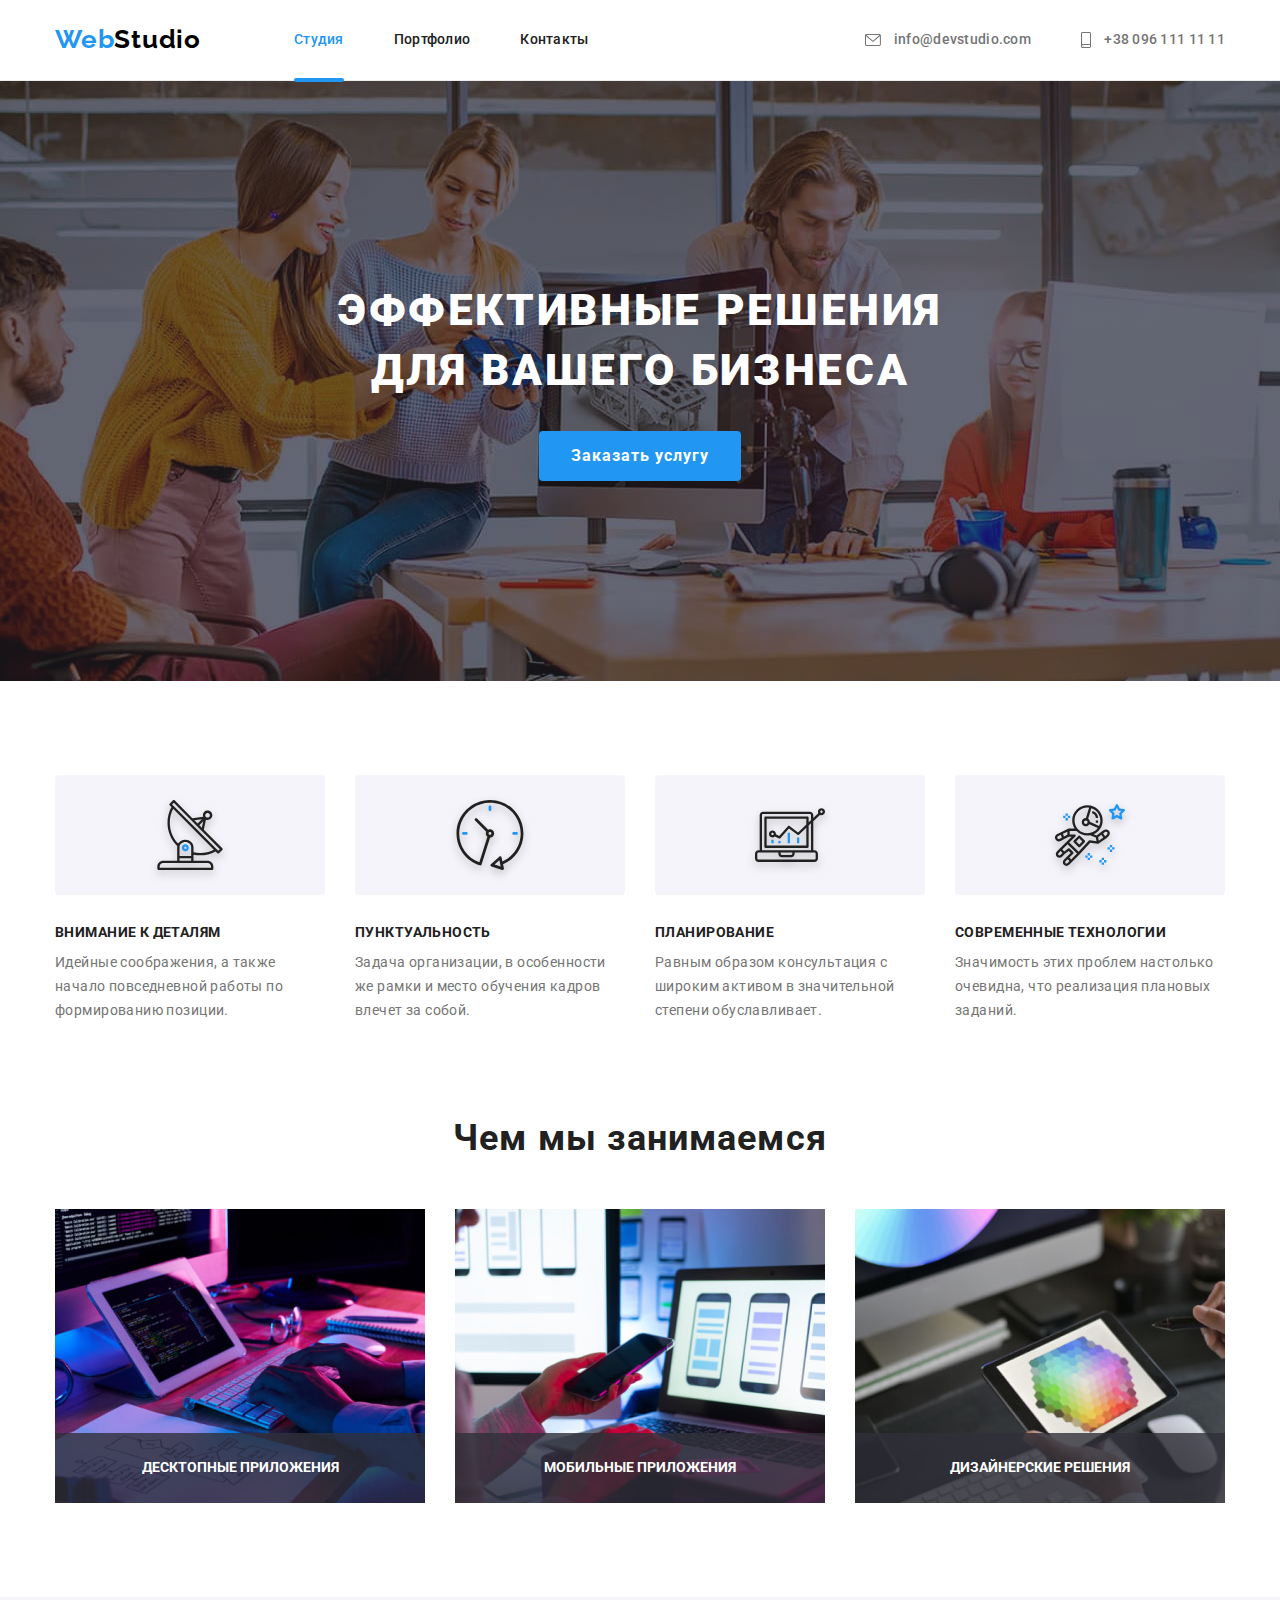
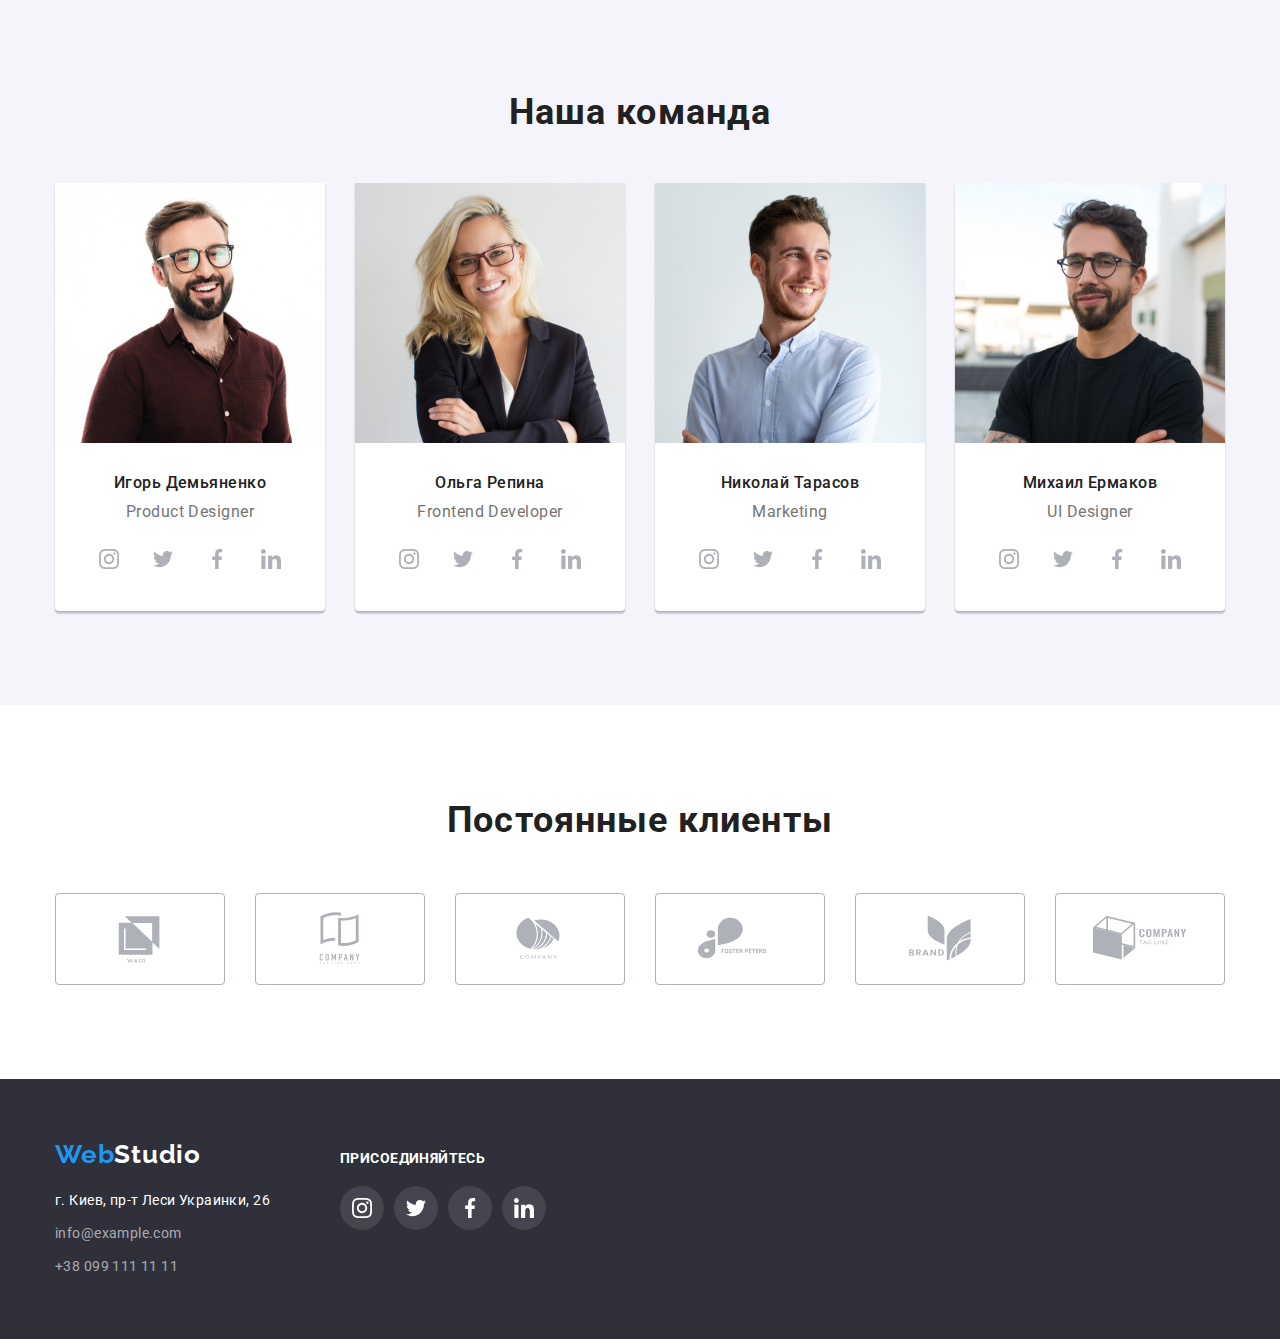
<file: index.html>
<!DOCTYPE html>
<html lang="ru">
<head>
  <meta charset="UTF-8" />
  <meta http-equiv="X-UA-Compatible" content="IE=edge" />
  <meta name="viewport" content="width=device-width, initial-scale=1.0" />
  <title leng="en">WebStudio</title>
  <link rel="stylesheet" href="https://cdnjs.cloudflare.com/ajax/libs/modern-normalize/1.0.0/modern-normalize.min.css" />
  <link rel="preconnect" href="https://fonts.googleapis.com">
  <link rel="preconnect" href="https://fonts.gstatic.com" crossorigin>
  <link href="https://fonts.googleapis.com/css2?family=Raleway:wght@700&family=Roboto:wght@400;500;700;900&display=swap" rel="stylesheet">
  <link rel="stylesheet" href="./css/styles.css" />
</head>
<body>
  <!-- Header -->
  <header class="head">
    <div class="container head-navigation">
      <nav class="head-navigation">
        <a href="index.html" lang="en" class="head-navigation-logo link">Web<span class="head-navigation-logo-span">Studio</span></a>
        <ul class="head-navigation-list list">
          <li class="head-navigation-item">
            <a href="./index.html" class="head-navigation-list-link current link">
              Студия
            </a>
          </li>
          <li class="head-navigation-item">
            <a href="./portfolio.html" class="head-navigation-list-link link">
              Портфолио
            </a>
          </li>
          <li class="head-navigation-item">
            <a href=" " class="head-navigation-list-link link">
              Контакты
            </a>
          </li>
        </ul>
      </nav>
      <!-- Header contacts -->
      <ul class="head-navigation-contacts list">
        <li class="head-navigation-contacts-item">
          <a href="mailto:info@devstudio.com" class="head-navigation-contacts-link link">
            <svg width="16px" height="12px" class="head-contacts-icon">
              <use href="./images/icons.svg#icon-mail"></use>
            </svg>
            info@devstudio.com
          </a>
        </li>
        <li class="head-navigation-contacts-item">
          <a href="tel:+380961111111" class="head-navigation-contacts-link link">
            <svg width="10" height="16" class="head-contacts-icon">
              <use href="./images/icons.svg#icon-phone"></use>
            </svg>
            +38 096 111 11 11
          </a>
        </li>
      </ul>
    </div>
  </header> 
  <main>
    <!-- Герой -->
    <section class="hero">
      <div class="container">
        <h1 class="hero-main">Эффективные решения для вашего бизнеса</h1>
        <button type="button" class="hero-button" data-modal-open>Заказать услугу</button>
      </div>
    </section>
    <!-- Наши преимущества -->
    <section class="benefits">
      <div class="container">
        <h2 class="title-hide">Наши преимущества</h2>
        <ul class="benefits-list list">
          <li class="benefits-list-item">
            <div class="benefits-content">
              <svg width="70px" height="70px" class="benefits-icon">
                <use href="./images/icons.svg#icon-benefits1"></use>
              </svg>
            </div>
            <h3 class="benefits-list-item-title">Внимание к деталям</h3>
            <p class="benefits-list-item-text">Идейные соображения, а также начало повседневной работы по формированию позиции.</p>
          </li>
          <li class="benefits-list-item">
            <div class="benefits-content">
              <svg width="70" height="70" class="benefits-icon">
                <use href="./images/icons.svg#icon-benefits2"></use>
              </svg>
            </div>
            <h3 class="benefits-list-item-title">Пунктуальность</h3>
            <p class="benefits-list-item-text">Задача организации, в особенности же рамки и место обучения кадров влечет за собой.</p>
          </li>
          <li class="benefits-list-item">
            <div class="benefits-content">
              <svg width="70" height="70" class="benefits-icon">
                <use href="./images/icons.svg#icon-benefits3"></use>
              </svg>
            </div>
            <h3 class="benefits-list-item-title">Планирование</h3>
            <p class="benefits-list-item-text">Равным образом консультация с широким активом в значительной степени обуславливает.</p>
          </li>
          <li class="benefits-list-item">
            <div class="benefits-content">
              <svg width="70" height="70" class="benefits-icon">
                <use href="./images/icons.svg#icon-benefits4"></use>
              </svg>
            </div>
            <h3 class="benefits-list-item-title">Современные технологии</h3>
            <p class="benefits-list-item-text">Значимость этих проблем настолько очевидна, что реализация плановых заданий.</p>
          </li>
        </ul>
      </div>
    </section>
    <!-- Чем мы занимаемся -->
    <section class="wawd">
      <div class="container doing">
        <h2 class="doing-title">Чем мы занимаемся</h2>
        <ul class="doing-list list">
          <li class="doing-list-item">
            <img class="doing-list-item-image"
              src="./images/img_01.jpg"
              alt="Разработка програмного обеспечения"
              height="294"
            />
            <p class="galery-description">Десктопные приложения</p>
          </li>
          <li class="doing-list-item">
            <img class="doing-list-item-image"
              src="./images/img_02.jpg"
              alt="Тестирование мобильного приложения"
              height="294"
            />
            <p class="galery-description">Мобильные приложения</p>
          </li>
          <li class="doing-list-item">
            <img class="doing-list-item-image"
              src="./images/img_03.jpg"
              alt="Работа с палитрой цветов"
              height="294"
            />
            <p class="galery-description">Дизайнерские решения</p>
          </li>
        </ul>
      </div>
    </section>
    <!-- Наша команда -->
    <section class="our-team">
      <div class="container">
        <h2 class="team-title">Наша команда</h2>
        <ul class="team-list list">
          <li class="team-list-item">
            <img
              src="./images/img_04.jpg"
              alt="фото-Игорь-Демьяненко"
              width="270"
            />
            <div class="team-content">
              <h3 class="team-list-item-teammate">Игорь Демьяненко</h3>
              <p class="team-list-item-position" lang="en">Product Designer</p>
              <ul class="masters-soc-list list">
                <li class="masters-soc-item">
                  <a href="" class="masters-soc-link link">
                    <svg width="20px" height="20px" class="master-soc-icon">
                      <use href="./images/icons.svg#icon-instagram"></use>
                    </svg>
                  </a>
                </li>
                <li class="masters-soc-item">
                  <a href="" class="masters-soc-link link">
                    <svg width="20px" height="20px" class="master-soc-icon">
                      <use href="./images/icons.svg#icon-twitter"></use>
                    </svg>
                  </a>
                </li>
                <li class="masters-soc-item">
                  <a href="" class="masters-soc-link link">
                    <svg width="20px" height="20px" class="master-soc-icon">
                      <use href="./images/icons.svg#icon-facebook"></use>
                    </svg>
                  </a>
                </li>
                <li class="masters-soc-item">
                  <a href="" class="masters-soc-link link">
                    <svg width="20px" height="20px" class="master-soc-icon">
                      <use href="./images/icons.svg#icon-linkedin"></use>
                    </svg>
                  </a>
                </li>
              </ul>
            </div>
          </li>
          <li class="team-list-item">
            <img
              src="./images/img_05.jpg"
              alt="фото-Ольга-Репна"
              width="270"
            />
            <div class="team-content">
              <h3 class="team-list-item-teammate">Ольга Репина</h3>
              <p class="team-list-item-position" lang="en">Frontend Developer</p>
              <ul class="masters-soc-list list">
                <li class="masters-soc-item">
                  <a href="" class="masters-soc-link link">
                    <svg width="20px" height="20px" class="master-soc-icon">
                      <use href="./images/icons.svg#icon-instagram"></use>
                    </svg>
                  </a>
                </li>
                <li class="masters-soc-item">
                  <a href="" class="masters-soc-link link">
                    <svg width="20px" height="20px" class="master-soc-icon">
                      <use href="./images/icons.svg#icon-twitter"></use>
                    </svg>
                  </a>
                </li>
                <li class="masters-soc-item">
                  <a href="" class="masters-soc-link link">
                    <svg width="20px" height="20px" class="master-soc-icon">
                      <use href="./images/icons.svg#icon-facebook"></use>
                    </svg>
                  </a>
                </li>
                <li class="masters-soc-item">
                  <a href="" class="masters-soc-link link">
                    <svg width="20px" height="20px" class="master-soc-icon">
                      <use href="./images/icons.svg#icon-linkedin"></use>
                    </svg>
                  </a>
                </li>
              </ul>
            </div>
          </li>
          <li class="team-list-item">
            <img
              src="./images/img_06.jpg"
              alt="фото-Николай-Тарасов"
              width="270"
            />
            <div class="team-content">
              <h3 class="team-list-item-teammate">Николай Тарасов</h3>
              <p class="team-list-item-position" lang="en">Marketing</p>
              <ul class="masters-soc-list list">
                <li class="masters-soc-item">
                  <a href="" class="masters-soc-link link">
                    <svg width="20px" height="20px" class="master-soc-icon">
                      <use href="./images/icons.svg#icon-instagram"></use>
                    </svg>
                  </a>
                </li>
                <li class="masters-soc-item">
                  <a href="" class="masters-soc-link link">
                    <svg width="20px" height="20px" class="master-soc-icon">
                      <use href="./images/icons.svg#icon-twitter"></use>
                    </svg>
                  </a>
                </li>
                <li class="masters-soc-item">
                  <a href="" class="masters-soc-link link">
                    <svg width="20px" height="20px" class="master-soc-icon">
                      <use href="./images/icons.svg#icon-facebook"></use>
                    </svg>
                  </a>
                </li>
                <li class="masters-soc-item">
                  <a href="" class="masters-soc-link link">
                    <svg width="20px" height="20px" class="master-soc-icon">
                      <use href="./images/icons.svg#icon-linkedin"></use>
                    </svg>
                  </a>
                </li>
              </ul>
            </div>
          </li>
          <li class="team-list-item">
            <img
              src="./images/img_07.jpg"
              alt="фото-Михаил-Ермаков"
              width="270"
            />
            <div class="team-content">
              <h3 class="team-list-item-teammate">Михаил Ермаков</h3>
              <p class="team-list-item-position" lang="en">UI Designer</p>
              <ul class="masters-soc-list list">
                <li class="masters-soc-item">
                  <a href="" class="masters-soc-link link">
                    <svg width="20px" height="20px" class="master-soc-icon">
                      <use href="./images/icons.svg#icon-instagram"></use>
                    </svg>
                  </a>
                </li>
                <li class="masters-soc-item">
                  <a href="" class="masters-soc-link link">
                    <svg width="20px" height="20px" class="master-soc-icon">
                      <use href="./images/icons.svg#icon-twitter"></use>
                    </svg>
                  </a>
                </li>
                <li class="masters-soc-item">
                  <a href="" class="masters-soc-link link">
                    <svg width="20px" height="20px" class="master-soc-icon">
                      <use href="./images/icons.svg#icon-facebook"></use>
                    </svg>
                  </a>
                </li>
                <li class="masters-soc-item">
                  <a href="" class="masters-soc-link link">
                    <svg width="20px" height="20px" class="master-soc-icon">
                      <use href="./images/icons.svg#icon-linkedin"></use>
                    </svg>
                  </a>
                </li>
              </ul>
            </div>
          </li>
        </ul>
      </div>
    </section>
    <!-- Постоянные клиенты -->
    <section class="clients">
      <div class="container">
        <h2 class="clients-title">Постоянные клиенты</h2>
        <ul class="clients-list list">
          <li class="clients-item">
            <a href="" class="clients-link">
              <svg width="106px" height="60px" class="clients-icon">
                <use href="./images/icons.svg#icon-client1"></use>
              </svg>
            </a>
          </li>
          <li class="clients-item">
            <a class="clients-link" href="">
              <svg width="106px" height="60px" class="clients-icon">
                <use href="./images/icons.svg#icon-client2"></use>
              </svg>
            </a>
          </li>
          <li class="clients-item">
            <a class="clients-link" href="">
              <svg width="106px" height="60px" class="clients-icon">
                <use href="./images/icons.svg#icon-client3"></use>
              </svg>
            </a>
          </li>
          <li class="clients-item">
            <a class="clients-link" href="">
              <svg width="106px" height="60px" class="clients-icon">
                  <use href="./images/icons.svg#icon-client4"></use>
              </svg>
            </a>
          </li>
          <li class="clients-item">
            <a class="clients-link" href="">
              <svg width="106px" height="60px" class="clients-icon">
                <use href="./images/icons.svg#icon-client5"></use>
              </svg>
            </a>
          </li>
          <li class="clients-item">
            <a class="clients-link" href="">
              <svg width="106px" height="60px" class="clients-icon">
                <use href="./images/icons.svg#icon-client6"></use>
              </svg>
            </a>
          </li>
        </ul>
      </div>
    </section>
  </main>
  <!-- Подвал -->
  <footer class="basement">
    <div class="container basement-container">
      <div class="footer-column">
        <a href="index.html" class="basement-link link"><span lang="en">Web<span class="basement-link-span">Studio</span></span></a>
        <address class="basement-adress">
          <p class="basement-adress-post">г. Киев, пр-т Леси Украинки, 26</p>
          <ul class="basement-adress-mt list">
            <li class="basement-adress-item">
              <a href="mailto:info@example.com" class="basement-adress-mt-link link">info@example.com</a>
            </li>
            <li class="basement-adress-item">
              <a href="tel:+380991111111" class="basement-adress-mt-link link">+38 099 111 11 11</a>
            </li>
          </ul>
        </address>
      </div>
      <div class="footer-column">
        <p class="socials-text">Присоединяйтесь</p>
        <ul class="socials-list list">
          <li class="socials-item">
            <a class="socials-link" href="">
              <svg width="20px" height="20px" class="socials-icon">
                <use href="./images/icons.svg#icon-instagram"></use>
              </svg>
            </a>
          </li>
          <li class="socials-item">
            <a class="socials-link" href="">
              <svg width="20px" height="20px" class="socials-icon">
                <use href="./images/icons.svg#icon-twitter"></use>
              </svg>
            </a>
          </li>
          <li class="socials-item">
            <a class="socials-link" href="">
              <svg width="20px" height="20px" class="socials-icon">
                <use href="./images/icons.svg#icon-facebook"></use>
              </svg>
            </a>
          </li>
          <li class="socials-item">
            <a class="socials-link" href="">
              <svg width="20px" height="20px" class="socials-icon">
                <use href="./images/icons.svg#icon-linkedin"></use>
              </svg>
            </a>
          </li>
        </ul>
      </div>
    </div>
  </footer>
  <!-- Бекдроп -->
  <div class="backdrop is-hidden" data-modal>
    <div class="modal-window">
      <button class="button close" data-modal-close>
        <svg width="18px" height="18px" class="close-icon">
          <use href="./images/icons.svg#x"></use>
        </svg>
      </button>
    </div>
  </div>
  <script src="./js/modal.js"></script>
</body>
</html>
</file>
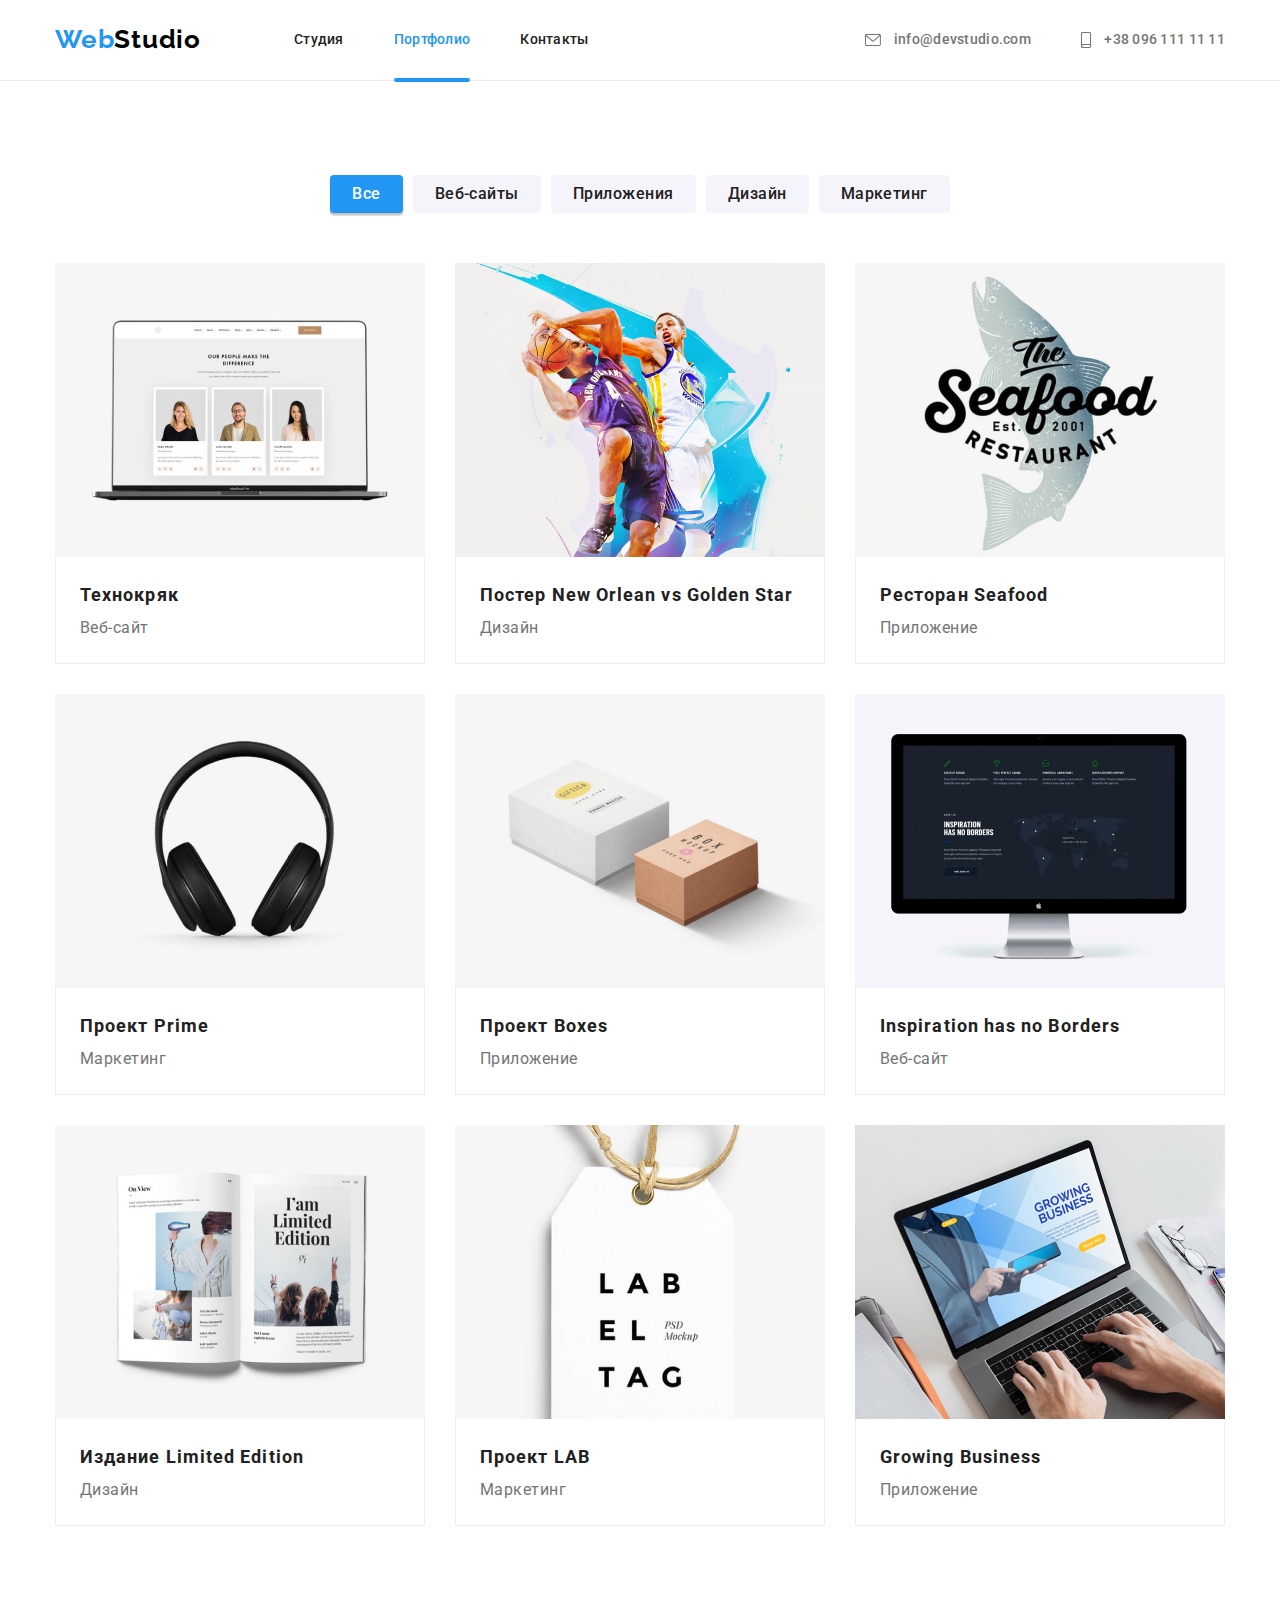
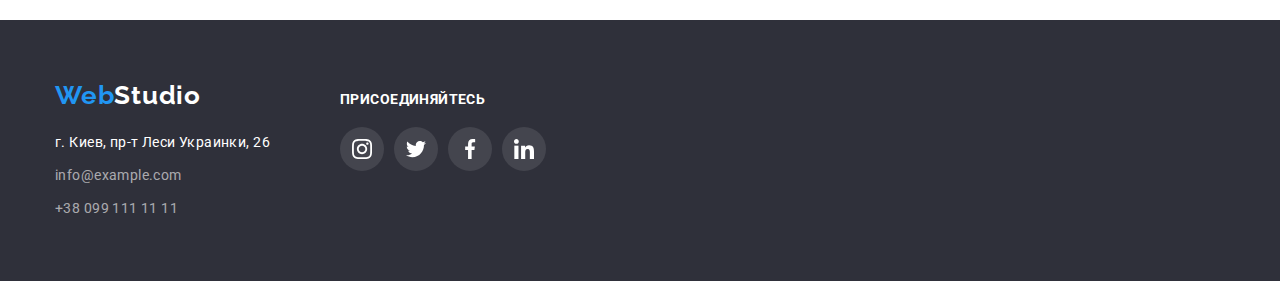
<file: portfolio.html>
<!DOCTYPE html>
<html lang="ru">
<head>
  <meta charset="UTF-8" />
  <meta http-equiv="X-UA-Compatible" content="IE=edge" />
  <meta name="viewport" content="width=device-width, initial-scale=1.0" />
  <title leng="en">WebStudio</title>
  <link rel="stylesheet" href="https://cdnjs.cloudflare.com/ajax/libs/modern-normalize/1.0.0/modern-normalize.min.css" />
  <link rel="preconnect" href="https://fonts.googleapis.com">
  <link rel="preconnect" href="https://fonts.gstatic.com" crossorigin>
  <link href="https://fonts.googleapis.com/css2?family=Raleway:wght@700&family=Roboto:wght@400;500;700;900&display=swap" rel="stylesheet">
  <link rel="stylesheet" href="./css/styles.css" />
</head>
<body>
  <!-- Header -->
  <header class="head">
    <div class="head-navigation container">
      <nav class="head-navigation">
        <a href="index.html" lang="en" class="head-navigation-logo link">Web<span class="head-navigation-logo-span">Studio</span></a>
        <ul class="head-navigation-list list">
          <li class="head-navigation-item"><a href="./index.html" class="head-navigation-list-link link">Студия</a></li>
          <li class="head-navigation-item"><a href="./portfolio.html" class="head-navigation-list-link current link">Портфолио</a></li>
          <li class="head-navigation-item"><a href="" class="head-navigation-list-link link">Контакты</a></li>
        </ul>
      </nav>
      <!-- Header contacts -->
      <ul class="head-navigation-contacts list">
        <li class="head-navigation-contacts-item">
          <a href="mailto:info@devstudio.com" class="head-navigation-contacts-link link">
            <svg width="16px" height="12px" class="head-contacts-icon">
              <use href="./images/icons.svg#icon-mail"></use>
            </svg>
            info@devstudio.com
          </a>
        </li>
        <li class="head-navigation-contacts-item">
          <a href="tel:+380961111111" class="head-navigation-contacts-link link">
            <svg width="10" height="16" class="head-contacts-icon">
              <use href="./images/icons.svg#icon-phone"></use>
            </svg>
            +38 096 111 11 11
          </a>
        </li>
      </ul>
    </div>
  </header>
  <main class="base">
    <!-- Кнопки -->
    <section class="filter">
      <div class="container">
        <h2 class="title-hide">Фильтр</h2>
        <ul class="btns list">
          <li class="btns-item">
            <button type="button" class="btns-item-klick first">Все</button>
          </li>
          <li class="btns-item">
            <button type="button" class="btns-item-klick">Веб-сайты</button>
          </li>
          <li class="btns-item">
            <button type="button" class="btns-item-klick">Приложения</button>
          </li>
          <li class="btns-item">
            <button type="button" class="btns-item-klick">Дизайн</button>
          </li>
          <li class="btns-item">
            <button type="button" class="btns-item-klick">Маркетинг</button>
          </li>
        </ul> 
        <!-- Работы в портфолио -->
        <ul class="portfolio-list projects list">
          <li class="portfolio-list-item">
            <a class="portfolio-list-item-link link" href="">
              <div class="project-figure">
                <img class="portfolio-list-item-images"
                  src="./images/img_08.jpg"
                  alt="фото-Технокряк"
                  width="370"
                />
                <div class="description-wrapper">
                  <p class="project-description">
                    Ресурс предлагает комплексные предложения с разным уровнем функционала и
                    сервисов. Все это позволит посетителю получить исчерпывающие сведения о
                    компании или частном лице.
                  </p>
                </div>
              </div>
              <div class="portfolio-list-item-content">
                <h3 class="portfolio-list-item-title">Технокряк</h3>
                <p class="portfolio-list-item-description">Веб-сайт</p>
              </div>
            </a>
          </li>
          <li class="portfolio-list-item">
            <a class="portfolio-list-item-link link" href="">
              <div class="project-figure">
                <img class="portfolio-list-item-images"
                  src="./images/img_09.jpg"
                  alt="фото-Постер-New-Orlean-vs-Golden-Star"
                  width="370"
                />
                <div class="description-wrapper">
                  <p class="project-description">
                    Ресурс предлагает комплексные предложения с разным уровнем функционала и
                    сервисов. Все это позволит посетителю получить исчерпывающие сведения о
                    компании или частном лице.
                  </p>
                </div>
              </div>
              <div class="portfolio-list-item-content">
                <h3 class="portfolio-list-item-title">Постер <span lang="en">New Orlean vs Golden Star</span></h3>
                <p class="portfolio-list-item-description">Дизайн</p>
              </div>
            </a>
          </li>
          <li class="portfolio-list-item">
            <a class="portfolio-list-item-link link" href="">
              <div class="project-figure">
                <img class="portfolio-list-item-images"
                  src="./images/img_10.jpg"
                  alt="фото-Ресторан-Seafood"
                  width="370"
                />
                <div class="description-wrapper">
                  <p class="project-description">
                    Ресурс предлагает комплексные предложения с разным уровнем функционала и
                    сервисов. Все это позволит посетителю получить исчерпывающие сведения о
                    компании или частном лице.
                  </p>
                </div>
              </div>
              <div class="portfolio-list-item-content">
                <h3 class="portfolio-list-item-title">Ресторан <span lang="en">Seafood</span></h3>
                <p class="portfolio-list-item-description">Приложение</p>
              </div>
            </a>
          </li>
          <li class="portfolio-list-item">
            <a class="portfolio-list-item-link link" href="">
              <div class="project-figure">
                <img class="portfolio-list-item-images"
                  src="./images/img_11.jpg"
                  alt="фото-Проект-Prime"
                  width="370"
                />
                <div class="description-wrapper">
                  <p class="project-description">
                    Ресурс предлагает комплексные предложения с разным уровнем функционала и
                    сервисов. Все это позволит посетителю получить исчерпывающие сведения о
                    компании или частном лице.
                  </p>
                </div>
              </div>
              <div class="portfolio-list-item-content">
                <h3 class="portfolio-list-item-title">Проект <span lang="en">Prime</span></h3>
                <p class="portfolio-list-item-description">Маркетинг</p>
              </div>
            </a>
          </li>
          <li class="portfolio-list-item">
            <a class="portfolio-list-item-link link" href="">
              <div class="project-figure">
                <img class="portfolio-list-item-images"
                  src="./images/img_12.jpg"
                  alt="фото-Проект-Boxes"
                  width="370"
                />
                <div class="description-wrapper">
                  <p class="project-description">
                    Ресурс предлагает комплексные предложения с разным уровнем функционала и
                    сервисов. Все это позволит посетителю получить исчерпывающие сведения о
                    компании или частном лице.
                  </p>
                </div>
              </div>
              <div class="portfolio-list-item-content">
                <h3 class="portfolio-list-item-title">Проект <span lang="en">Boxes</span></h3>
                <p class="portfolio-list-item-description">Приложение</p>
              </div>
            </a>
          </li>
          <li class="portfolio-list-item">
            <a class="portfolio-list-item-link link" href="">
              <div class="project-figure">
                <img class="portfolio-list-item-images"
                  src="./images/img_13.jpg"
                  alt="фото-Inspiration-has-no-Borders"
                  width="370"
                />
                <div class="description-wrapper">
                  <p class="project-description">
                    Ресурс предлагает комплексные предложения с разным уровнем функционала и
                    сервисов. Все это позволит посетителю получить исчерпывающие сведения о
                    компании или частном лице.
                  </p>
                </div>
              </div>
              <div class="portfolio-list-item-content">
                <h3 lang="en" class="portfolio-list-item-title">Inspiration has no Borders</h3>
                <p class="portfolio-list-item-description">Веб-сайт</p>
              </div>
            </a>
          </li>
          <li class="portfolio-list-item">
            <a class="portfolio-list-item-link link" href="">
              <div class="project-figure">
                <img class="portfolio-list-item-images"
                  src="./images/img_14.jpg"
                  alt="фото-Издание-Limited-Edition"
                  width="370"
                />
                <div class="description-wrapper">
                  <p class="project-description">
                    Ресурс предлагает комплексные предложения с разным уровнем функционала и
                    сервисов. Все это позволит посетителю получить исчерпывающие сведения о
                    компании или частном лице.
                  </p>
                </div>
              </div>
              <div class="portfolio-list-item-content">
                <h3 class="portfolio-list-item-title">Издание <span lang="en">Limited Edition</span></h3>
                <p class="portfolio-list-item-description">Дизайн</p>
              </div>
            </a>
          </li>
          <li class="portfolio-list-item">
            <a class="portfolio-list-item-link link" href="">
              <div class="project-figure">
                <img class="portfolio-list-item-images"
                  src="./images/img_15.jpg"
                  alt="фото-Проект-LAB"
                  width="370"
                />
                <div class="description-wrapper">
                  <p class="project-description">
                    Ресурс предлагает комплексные предложения с разным уровнем функционала и
                    сервисов. Все это позволит посетителю получить исчерпывающие сведения о
                    компании или частном лице.
                  </p>
                </div>
              </div>
              <div class="portfolio-list-item-content">
                <h3 class="portfolio-list-item-title">Проект <span lang="en">LAB</span></h3>
                <p class="portfolio-list-item-description">Маркетинг</p>
              </div>
            </a>
          </li>
          <li class="portfolio-list-item">
            <a class="portfolio-list-item-link link" href="">
              <div class="project-figure">
                <img class="portfolio-list-item-images"
                  src="./images/img_16.jpg"
                  alt="фото-Growing-Business"
                  width="370"
                />
                <div class="description-wrapper">
                  <p class="project-description">
                    Ресурс предлагает комплексные предложения с разным уровнем функционала и
                    сервисов. Все это позволит посетителю получить исчерпывающие сведения о
                    компании или частном лице.
                  </p>
                </div>
              </div>
              <div class="portfolio-list-item-content">
                <h3 lang="en" class="portfolio-list-item-title">Growing Business</h3>
                <p class="portfolio-list-item-description">Приложение</p>
              </div>
            </a>
          </li>
        </ul>
      </div>
    </section>
  </main>
  <!-- Подвал -->
  <footer class="basement">
    <div class="container basement-container">
      <div class="footer-column">
        <a href="index.html" class="basement-link link"><span lang="en">Web<span class="basement-link-span">Studio</span></span></a>
        <address class="basement-adress">
          <p class="basement-adress-post">г. Киев, пр-т Леси Украинки, 26</p>
          <ul class="basement-adress-mt list">
            <li class="basement-adress-item">
              <a href="mailto:info@example.com" class="basement-adress-mt-link link">info@example.com</a>
            </li>
            <li class="basement-adress-item">
              <a href="tel:+380991111111" class="basement-adress-mt-link link">+38 099 111 11 11</a>
            </li>
          </ul>
        </address>
      </div>
      <div class="footer-column">
        <p class="socials-text">Присоединяйтесь</p>
        <ul class="socials-list list">
          <li class="socials-item">
            <a class="socials-link" href="">
              <svg width="20px" height="20px" class="socials-icon">
                <use href="./images/icons.svg#icon-instagram"></use>
              </svg>
            </a>
          </li>
          <li class="socials-item">
            <a class="socials-link" href="">
              <svg width="20px" height="20px" class="socials-icon">
                <use href="./images/icons.svg#icon-twitter"></use>
              </svg>
            </a>
          </li>
          <li class="socials-item">
            <a class="socials-link" href="">
              <svg width="20px" height="20px" class="socials-icon">
                <use href="./images/icons.svg#icon-facebook"></use>
              </svg>
            </a>
          </li>
          <li class="socials-item">
            <a class="socials-link" href="">
              <svg width="20px" height="20px" class="socials-icon">
                <use href="./images/icons.svg#icon-linkedin"></use>
              </svg>
            </a>
          </li>
        </ul>
      </div>
    </div>
  </footer>
</body>
</html>
</file>
<file: css/styles.css>
:root {
  --color-head: #212121;
  --color-accent: #2196F3;
  --color-hover: #188CE8;
  --color-black: #000000;
  --color-gray: #757575;
  --color-white: #FFFFFF;
  --color-team: #F5F4FA;
  --color-basement: #2F303A;
  --color-alpha: rgba(255, 255, 255, 0.6);
  --color-icon: #AFB1B8;
  --shadows: 0px 3px 1px rgba(0, 0, 0, 0.1), 0px 1px 2px rgba(0, 0, 0, 0.08), 0px 2px 2px rgba(0, 0, 0, 0.12);
  --transition-time: 250ms;
  --cubic-function: cubic-bezier(0.4, 0, 0.2, 1);
}

body {
  font-family: 'Roboto', sans-serif;
  color: var(--color-white);
  background-color: var(--color-white);
}

/* Доп. класс для снятия подчеркиваний со ссылок */
.link {
  text-decoration: none
}

/* Доп. класс для удаления точек */
.list {
  padding: 0;
  margin: 0;
  list-style: none;
}

p, h1, h2, h3, h4, h5, h6 {
  margin: 0;
}

.container {
  width: 1200px;
  padding: 0 15px;
  margin: 0 auto;
}

img {
  display: block;
  max-width: 100%;
  height: auto;
}

/* ----------HEADER---------- */

.head {
  border-bottom: 1px solid #ececec;
  align-items: center;
}

.head-navigation {
  display: flex;
  align-items: center;
}

.head-navigation-logo {
  display: block;
  font-family: 'Raleway', sans-serif;
  font-weight: 700;
  font-size: 26px;
  line-height: 1.19;
  letter-spacing: 0.03em;
  color: var(--color-accent);
  padding: 24px 0 25px 0;
  margin-right: 93px;
}

.head-navigation-logo-span {
  color: var(--color-black);
}

.head-navigation-list {
  display: block;
  display: flex;
}

.head-navigation-list-link {
  padding: 32px 0;
  display: block;
  font-weight: 500;
  font-size: 14px;
  line-height: 1.14;
  letter-spacing: 0.02em;
  color: var(--color-head);
  position: relative;
  transition: color var(--transition-time) var(--cubic-function);
}

.head-navigation-list-link:hover,
.head-navigation-list-link:focus {
  color: var(--color-accent);
}

.head-navigation-item:not(:last-child) {
  margin-right: 50px;
}

/* Подсветка текущей страницы */
.current {
  color: var(--color-accent);
}

.current::after {
  content: "";
  display: block;
  position: absolute;
  left: 0;
  bottom: -2%;
  width: 100%;
  height: 4px;
  background-color: var(--color-accent);
  border-radius: 2px;
}

/* Модальное окно */

.backdrop {
  position: fixed;
  top: 0;
  left: 0;
  width: 100%;
  height: 100%;
  background-color: rgba(0, 0, 0, 0.2);
}

.backdrop.is-hidden {
  opacity: 0;
  transition: opacity var(--transition-time) var(--cubic-function);
  pointer-events: none;
}

.backdrop.is-hidden .modal-window {
  transform: translate(-50%, -50%) scale(0);
}

.modal-window {
  position: absolute;
  left: 50%;
  top: 50%;
  min-width: 528px;
  min-height: 581px;
  opacity: 1;
  visibility: visible;
  background-color: var(--color-white);
  transform: translate(-50%, -50%) scale(1);
  transition: transform var(--transition-time) var(--cubic-function);
}

.button.close {
  position: absolute;
  right: 8px;
  top: 8px;
  display: flex;
  justify-content: center;
  align-items: center;
  width: 30px;
  height: 30px;
  border: 1px solid rgba(0, 0, 0, 0.1);
  border-radius: 50%;
  cursor: pointer;
  background-color: var(--color-white);
}

/* Контакты */

.head-navigation-contacts {
  display: flex;
  margin-left: auto;
  align-items: center;
}

.head-navigation-contacts-item:not(:last-child) {
  margin-right: 50px;
}

.head-navigation-contacts-link {
  display: block;
  padding-top: 32px;
  padding-bottom: 32px;
  font-weight: 500;
  font-size: 14px;
  line-height: 1.14;  
  letter-spacing: 0.02em;
  color: var(--color-gray);
  transition: color var(--transition-time) var(--cubic-function);
}

.head-navigation-contacts-link:focus,
.head-navigation-contacts-link:hover {
  color: var(--color-accent);
}

.head-contacts-icon {
  margin-right: 10px;
  vertical-align: middle;
  fill: currentColor;
}

/* ----------ГЕРОЙ---------- */

.hero {
  max-width: 1600px;
  height: 600px;
  margin-left: auto;
  margin-right: auto;
  background-image: linear-gradient(
    to right,
    rgba(47, 48, 58, 0.4),
    rgba(47, 48, 58, 0.4)
  ),
  url(../images/img_00.jpg);
  background-position: center;
  background-repeat: no-repeat;
  padding: 200px 0;
  text-align: center;
  background-color: var(--color-basement);
}

.hero-main {
  width: 670px;
  margin: 0 auto 30px auto;
  font-family: 'Roboto';
  font-weight: 900;
  font-size: 44px;
  line-height: 1.36;
  text-align: center;
  letter-spacing: 0.06em;
  text-transform: uppercase;
  color: var(--color-white);
}

.hero-button {
  display: inline-block;
  padding: 10px 32px;
  border-radius: 4px;
  min-width: 200px;
  text-align: center;
  font-family: Inherit;
  font-weight: 700;
  font-size: 16px;
  line-height: 1.88;
  letter-spacing: 0.06em;
  border: none;
  color: var(--color-white);
  background-color: var(--color-accent);
  cursor: pointer;
  transition: background-color var(--transition-time) var(--cubic-function);
}

.hero-button:hover,
.hero-button:focus {
background-color: var(--color-hover);
}

/* ----------НАШИ ПРИИМЦЩЕСТВА---------- */

/* Скрытый заголовок */
.title-hide {
  position: absolute;
  white-space: nowrap;
  width: 1px;
  height: 1px;
  overflow: hidden;
  border: 0;
  padding: 0;
  clip: rect(0 0 0 0);
  clip-path: inset(50%);
  margin: -1px;
}

.benefits {
  background-color: var(--color-white);
  padding-top: 94px;
  padding-bottom: 94px;
}

.benefits-list {
  display: flex;
  justify-content: space-between;
}

.benefits-list-item {
  flex-basis: calc((100% - 3 * 30px) / 4);
}

.benefits-content {
  display: flex;
  width: 270px;
  height: 120px;
  justify-content: center;
  align-items: center;
  background-color: var(--color-team);
  border-radius: 4px;
  margin-bottom: 30px;
}

.benefits-list-item + .benefits-list-item {
  margin-left: 30px;
}

.benefits-list-item-title {
  margin-bottom: 10px;
  font-size: 14px;
  line-height: 1.14;
  letter-spacing: 0.03em;
  text-transform: uppercase;
  color: var(--color-head);
}

.benefits-list-item-text {
  font-size: 14px;
  line-height: 1.71;
  letter-spacing: 0.03em;
  color: var(--color-gray);
}

.benefits-icon {
  border-radius: 4px;
  filter: drop-shadow(0px 4px 4px rgba(0, 0, 0, 0.25));
}

/* ----------ЧЕМ МЫ ЗАНИМАЕМСЯ---------- */

.wawd {
  padding-bottom: 94px;
}

.doing-title {
  margin-bottom: 50px;
  font-size: 36px;
  line-height: 1.17;
  text-align: center;
  letter-spacing: 0.03em;
  color: var(--color-head);
}

.doing-list {
  display: flex;
}

.doing-list-item {
  position: relative;
}

.doing-list-item:not(:last-child) {
  margin-right: 30px;
}

/* 2й вариант */
/* .doing-list-item + .doing-list-item{
  margin-left: 30px;
} */

.galery-description {
  display: flex;
  justify-content: center;
  align-items: center;
  height: 70px;
  width: 100%;
  position: absolute;
  bottom: 0;
  font-weight: 700;
  font-size: 14px;
  line-height: 1.14;
  text-transform: uppercase;
  color: var(--color-white);
  background-color: rgba(47, 48, 58, 0.8);
}

/* ----------НАША КОМАНДА---------- */

.our-team {
  background-color: var(--color-team);
  padding-top: 94px;
  padding-bottom: 94px; 
  }

.team-title {
  margin-bottom: 50px;
  font-size: 36px;
  line-height: 1.17;
  text-align: center;
  letter-spacing: 0.03em;
  color: var(--color-head);
}

.team-list {
  display: flex;
}

.team-list-item {
  min-width: 270px;
  box-shadow: var(--shadows);
  border-radius: 0px 0px 4px 4px;
  background-color: var(--color-white);
}

.team-list-item + .team-list-item {
  margin-left: 30px;
}

.team-content {
  padding-bottom: 30px;
  padding-top: 30px;
}

.team-list-item-teammate {
  margin-bottom: 10px;
  font-weight: 500;
  font-size: 16px;
  line-height: 1.19;
  text-align: center;
  letter-spacing: 0.03em;
  color: var(--color-head);
}

.masters-soc-item:first-child {
  margin-left: 0;
}

.team-list-item-position {
  font-size: 16px;
  line-height: 1.19;
  text-align: center;
  letter-spacing: 0.03em;
  margin-bottom: 16px;
  color: var(--color-gray);   
}

.masters-soc-list {
  display: flex;
  justify-content: center;
}

.masters-soc-item {
  width: 44px;
  height: 44px;
  margin-left: 10px;
}

.masters-soc-link {
  display: flex;
  align-items: center;
  justify-content: center;
  width: 100%;
  height: 100%;
  border-radius: 50%;
}

.our-team .masters-soc-link{
  color: #afb1b8;
  transition: color var(--transition-time) var(--cubic-function),
  background-color var(--transition-time) var(--cubic-function);
}

.master-soc-icon {
  fill: currentColor
}

.our-team .masters-soc-link:hover,
.our-team .masters-soc-link:focus {
  color: var(--color-white);
  background-color: var(--color-accent);
}

/* ---------ПОСТОЯННЫЕ КЛИЕНТЫ---------- */

.clients {
  padding-top: 94px;
  padding-bottom: 94px;
  text-align: center;
}

.clients-title {
  margin-bottom: 50px;
  font-family: "Roboto";
  font-style: normal;
  color: var(--color-head);
  font-weight: 700;
  font-size: 36px;
  line-height: 1.2;
  letter-spacing: 0.03em;
}

.clients-list {
  display: flex;
}

.clients-item + .clients-item {
  margin-left: 30px;
}

.clients-link {
  width: 170px;
  height: 92px;
  display: flex;
  justify-content: center;
  align-items: center;
  border: 1px solid var(--color-icon) ;
  border-radius: 4px;
  color: var(--color-icon);
  outline: transparent;
  transition: color var(--transition-time) var(--cubic-function),
border-color var(--transition-time) var(--cubic-function);
}

.clients-icon {
  display: flex;
  fill: rgba(175, 177, 184, 1)
}

.clients-link:hover,
.clients-link:focus {
color: var(--color-accent);
border-color: var(--color-accent);
}

.clients-link:hover .clients-icon,
.clients-link:focus .clients-icon {
  fill: var(--color-accent);
}

/* 2-я страница */

/* ----------Портфолио---------- */

.filter {
  padding: 94px 0;
}

.btns {
  display: flex;
  justify-content: center;
  margin-bottom: 50px;
}

.btns-item + .btns-item {
  margin-left: 10px;
}

.btns-item-klick {
  font-family: Inherit;
  font-weight: 500;
  font-size: 16px;  
  line-height: 1.6;
  letter-spacing: 0.03em;
  color: var(--color-head);
  background-color: var(--color-team);
  cursor: pointer;
  text-align: center;
  border: 0;
  border-radius: 4px;
  padding: 6px 22px;
  transition: color var(--transition-time) var(--cubic-function),
  box-shadow var(--transition-time) var(--cubic-function),
  background-color var(--transition-time) var(--cubic-function);
}

/* Подсветка первой кнопки */
.first {
  box-shadow: var(--shadows);
  color: var(--color-white);
  background-color: var(--color-accent);
}

.btns-item-klick:hover,
.btns-item-klick:focus {
  box-shadow: var(--shadows);
  background-color: var(--color-accent);
  color: var(--color-white);
}

/* Карточки в портфолио */

.portfolio-list {
  display: flex;
  flex-wrap: wrap;
  margin-top: -30px;
  margin-left: -30px;
}

.portfolio-list-item {
  flex-basis: calc(100% / 3 - 30px);
  margin-top: 30px;
  margin-left: 30px; 
}

.portfolio-list-item-link {
  display: block;
  transition: box-shadow var(--transition-time) var(--cubic-function);
} 

.portfolio-list-item-link:hover,
.portfolio-list-item-link:focus {
  box-shadow: 0px 1px 1px rgba(0, 0, 0, 0.12), 0px 4px 4px rgba(0, 0, 0, 0.06),
    1px 4px 6px rgba(0, 0, 0, 0.16);
}

.portfolio-list-item-link:hover .description-wrapper,
.portfolio-list-item-link:focus .description-wrapper {
  transform: translateY(0);
}

.project-figure {
  position: relative;
  overflow: hidden;
}

.portfolio-list-item-images {
  display: block;
  width: 100%;
  height: 100%;
}

.description-wrapper {
  display: flex;
  justify-content: center;
  align-items: center;
  position: absolute;
  top: 0;
  width: 100%;
  height: 100%;
  transform: translateY(101%);
  transition: transform var(--transition-time) var(--cubic-function);
  background-color: rgba(33, 150, 243, 0.9);
}

.project-description {
  width: 322px;
  font-size: 18px;
  line-height: 1.56;
  color: var(--color-white);
}

.portfolio-list-item-content {
  padding: 20px 24px;
  border-bottom: 1px solid #EEEEEE;
  border-left: 1px solid #EEEEEE;
  border-right: 1px solid #EEEEEE;
}

.portfolio-list-item-title {
  font-size: 18px;
  line-height: 2;
  letter-spacing: 0.06em;
  color: var(--color-head);
}

.portfolio-list-item-description {
  font-size: 16px;
  line-height: 1.88;
  letter-spacing: 0.03em;
  color: var(--color-gray);
}

/* ----------ПОДВАЛ---------- */

.basement {
  padding-top: 60px;
  padding-bottom: 60px;
  background-color: var(--color-basement);
}

.basement-container {
  display: flex;
  align-items: baseline;
}

.basement-link {
  display: inline-block;
  margin-bottom: 20px;
  font-family: 'Raleway';
  font-weight: 700;
  font-size: 26px;
  line-height: 1.19;
  letter-spacing: 0.03em;
  color: var(--color-accent);
}

.basement-link-span {
  display: inline-block;
  color: var(--color-white);
}

.basement-adress-post {
  margin-bottom: 9px;
  display: block;
  font-style: normal;
  font-size: 14px;
  line-height: 1.71;
  letter-spacing: 0.03em;
  color: var(--color-white);
}

.basement-adress-mt-link {
  font-style: normal;
  font-size: 14px;
  line-height: 1.71;
  letter-spacing: 0.03em;
  color: var(--color-alpha);
  transition: color var(--transition-time) var(--cubic-function);
}

.basement-adress-item:not(:last-child) {
  margin-bottom: 9px;
}

.basement-adress-mt-link:hover,
.basement-adress-mt-link:focus {
  color: var(--color-accent);
}

.footer-column + .footer-column {
  margin-left: 70px;
}

.socials-text {
  color: var(--color-white);
  font-weight: 700;
  font-size: 14px;
  line-height: 1.15;
  letter-spacing: 0.03em;
  text-transform: uppercase;
  margin-bottom: 20px;
}

.socials-list {
  display: flex;
}

.socials-item {

}

.socials-item + .socials-item {
  margin-left: 10px;
}

.socials-link {
  width: 44px;
  height: 44px;
  display: flex;
  justify-content: center;
  align-items: center;
  border-radius: 50%;
  color: var(--color-white);
  background-color: rgba(255, 255, 255, 0.1);
  transition: background-color var(--transition-time) var(--cubic-function);
}

.socials-link:hover,
.socials-link:focus {
  background-color: var(--color-accent);
}

.socials-link:hover .socials-icon,
.socials-link:focus .socials-icon {
  fill: var(--color-white);
}

.socials-icon {
  width: 20px;
  height: 20px;
  fill: var(--color-white);
}
</file>
